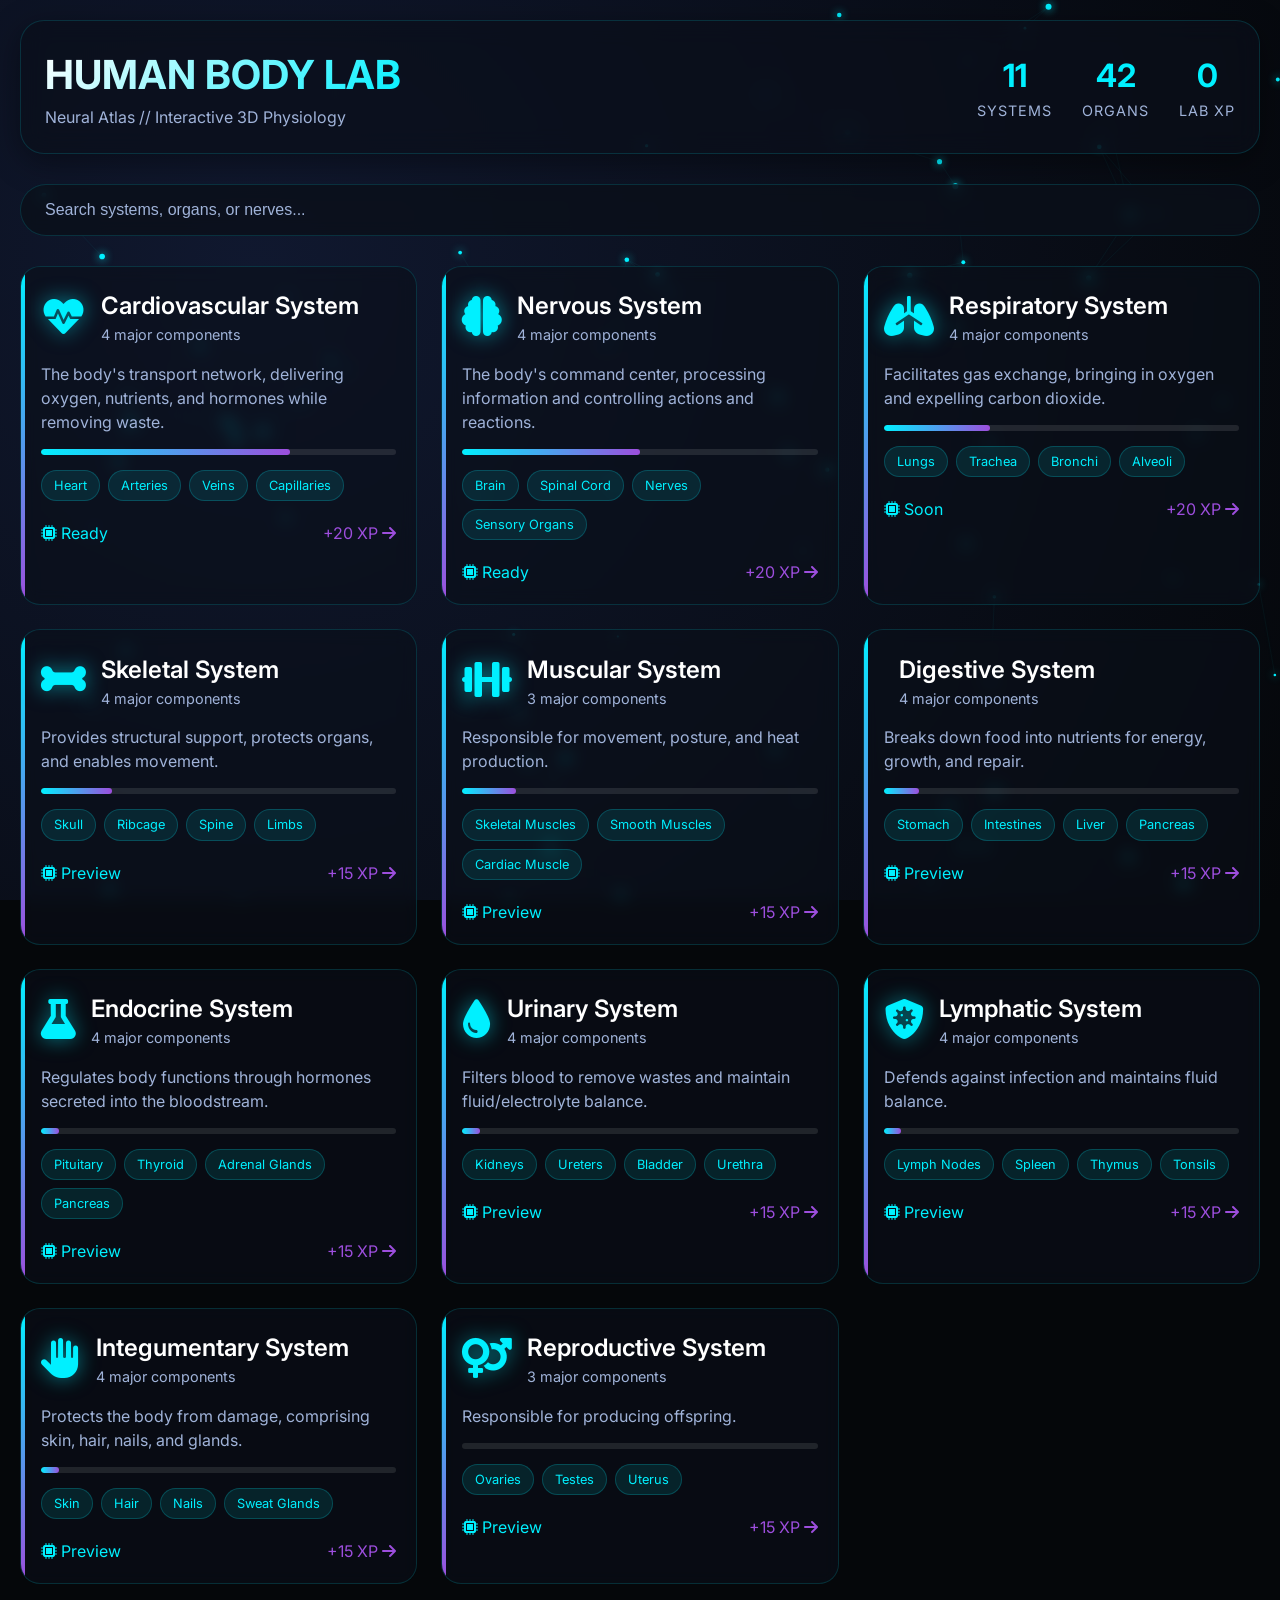
<file: index.html>
<!DOCTYPE html>
<html lang="en">
<head>
  <meta charset="UTF-8">
  <meta name="viewport" content="width=device-width, initial-scale=1.0">
  <title>Human Body Lab | Neural Atlas</title>
  <!-- Fonts & Icons -->
  <link rel="preconnect" href="https://fonts.googleapis.com">
  <link rel="preconnect" href="https://fonts.gstatic.com" crossorigin>
  <link href="https://fonts.googleapis.com/css2?family=Inter:wght@400;500;600;700&display=swap" rel="stylesheet">
  <link rel="stylesheet" href="https://cdnjs.cloudflare.com/ajax/libs/font-awesome/6.0.0-beta3/css/all.min.css">
  <style>
    /* ========== FUTURISTIC CORE STYLES ========== */
    :root {
      --bg-dark: #05070a;
      --bg-panel: #0a0f1a;
      --primary-cyan: #00f0ff;
      --primary-blue: #3f7ce5;
      --accent-pink: #ff007f;
      --accent-purple: #9d4edd;
      --text-primary: #ffffff;
      --text-secondary: #a0b3d9;
      --glass-border: rgba(0, 240, 255, 0.15);
      --glow: 0 0 20px rgba(0, 240, 255, 0.3);
    }

    * { margin: 0; padding: 0; box-sizing: border-box; }
    body {
      font-family: 'Inter', sans-serif;
      background: var(--bg-dark);
      color: var(--text-primary);
      line-height: 1.5;
      overflow-x: hidden;
    }

    /* Animated Background */
    #neural-bg {
      position: fixed; top: 0; left: 0; width: 100%; height: 100%;
      z-index: -1; background: radial-gradient(circle at 20% 30%, #10182f, #05070a);
    }

    /* Glassmorphism Panel */
    .glass-panel {
      background: rgba(10, 15, 26, 0.7);
      backdrop-filter: blur(12px);
      -webkit-backdrop-filter: blur(12px);
      border: 1px solid var(--glass-border);
      border-radius: 24px;
      box-shadow: 0 8px 32px rgba(0, 0, 0, 0.4);
      padding: 24px;
      transition: all 0.3s ease;
    }
    .glass-panel:hover { border-color: rgba(0, 240, 255, 0.4); box-shadow: var(--glow); }

    /* Layout */
    .container { max-width: 1440px; margin: 0 auto; padding: 20px; }
    .header { display: flex; justify-content: space-between; align-items: center; margin-bottom: 30px; }
    .logo h1 { font-size: 2.5rem; font-weight: 700; background: linear-gradient(135deg, #fff, var(--primary-cyan)); -webkit-background-clip: text; -webkit-text-fill-color: transparent; }
    .logo span { font-size: 1rem; color: var(--text-secondary); display: block; }
    .stats { display: flex; gap: 30px; }
    .stat-item { text-align: center; }
    .stat-value { font-size: 2rem; font-weight: 700; color: var(--primary-cyan); }
    .stat-label { font-size: 0.9rem; color: var(--text-secondary); text-transform: uppercase; letter-spacing: 1px; }

    /* System Grid */
    .systems-grid {
      display: grid;
      grid-template-columns: repeat(auto-fit, minmax(320px, 1fr));
      gap: 24px;
      margin-top: 30px;
    }

    .system-card {
      background: rgba(10, 15, 26, 0.6);
      backdrop-filter: blur(8px);
      -webkit-backdrop-filter: blur(8px);
      border: 1px solid var(--glass-border);
      border-radius: 20px;
      padding: 20px;
      cursor: pointer;
      transition: all 0.25s ease;
      position: relative;
      overflow: hidden;
    }
    .system-card:hover {
      transform: translateY(-5px);
      border-color: var(--primary-cyan);
      box-shadow: var(--glow);
      background: rgba(20, 30, 50, 0.8);
    }
    .system-card::before {
      content: ''; position: absolute; top: 0; left: 0; width: 4px; height: 100%;
      background: linear-gradient(to bottom, var(--primary-cyan), var(--accent-purple));
    }
    .card-header { display: flex; align-items: center; gap: 15px; margin-bottom: 15px; }
    .card-icon { font-size: 2.5rem; color: var(--primary-cyan); filter: drop-shadow(0 0 10px rgba(0, 240, 255, 0.5)); }
    .card-title { font-size: 1.5rem; font-weight: 600; }
    .card-subtitle { font-size: 0.9rem; color: var(--text-secondary); }
    .card-stats { display: flex; gap: 15px; margin: 15px 0; }
    .organ-preview { display: flex; flex-wrap: wrap; gap: 8px; margin-top: 15px; }
    .organ-tag { background: rgba(0, 240, 255, 0.1); border: 1px solid rgba(0, 240, 255, 0.2); border-radius: 20px; padding: 5px 12px; font-size: 0.8rem; color: var(--primary-cyan); }
    .progress-bar { height: 6px; background: rgba(255,255,255,0.1); border-radius: 3px; margin: 15px 0; overflow: hidden; }
    .progress-fill { height: 100%; width: 60%; background: linear-gradient(90deg, var(--primary-cyan), var(--accent-purple)); border-radius: 3px; }

    /* Search Bar */
    .search-container { margin: 20px 0; }
    .search-box {
      width: 100%; padding: 16px 24px;
      background: rgba(10, 15, 26, 0.8); backdrop-filter: blur(8px);
      border: 1px solid var(--glass-border); border-radius: 40px;
      color: white; font-size: 1rem;
    }
    .search-box::placeholder { color: var(--text-secondary); }
    .search-box:focus { outline: none; border-color: var(--primary-cyan); box-shadow: var(--glow); }

    /* Responsive */
    @media (max-width: 768px) {
      .header { flex-direction: column; align-items: start; gap: 15px; }
      .logo h1 { font-size: 2rem; }
    }

    /* Loading animation */
    .loading { text-align: center; padding: 50px; color: var(--primary-cyan); }
    .hidden { display: none; }
  </style>
</head>
<body>
  <canvas id="neural-bg"></canvas>

  <div class="container">
    <!-- Header -->
    <div class="header glass-panel">
      <div class="logo">
        <h1>HUMAN BODY LAB</h1>
        <span>Neural Atlas // Interactive 3D Physiology</span>
      </div>
      <div class="stats">
        <div class="stat-item">
          <div class="stat-value" id="total-systems">11</div>
          <div class="stat-label">Systems</div>
        </div>
        <div class="stat-item">
          <div class="stat-value" id="total-organs">78</div>
          <div class="stat-label">Organs</div>
        </div>
        <div class="stat-item">
          <div class="stat-value" id="xp-score">0</div>
          <div class="stat-label">Lab XP</div>
        </div>
      </div>
    </div>

    <!-- Search & Filter -->
    <div class="search-container">
      <input type="text" class="search-box" placeholder="Search systems, organs, or nerves..." id="search-input">
    </div>

    <!-- Systems Grid (loaded dynamically) -->
    <div id="systems-container" class="systems-grid">
      <div class="loading"><i class="fas fa-circle-notch fa-spin"></i> Loading Atlas...</div>
    </div>
  </div>

  <script>
    (function() {
      // Neural Background Animation
      const canvas = document.getElementById('neural-bg');
      const ctx = canvas.getContext('2d');
      let width, height;
      let particles = [];
      
      function resizeCanvas() {
        width = window.innerWidth;
        height = window.innerHeight;
        canvas.width = width;
        canvas.height = height;
      }
      
      function initParticles(count = 80) {
        particles = [];
        for (let i = 0; i < count; i++) {
          particles.push({
            x: Math.random() * width,
            y: Math.random() * height,
            vx: (Math.random() - 0.5) * 0.2,
            vy: (Math.random() - 0.5) * 0.2,
            size: Math.random() * 2 + 1
          });
        }
      }
      
      function drawParticles() {
        ctx.clearRect(0, 0, width, height);
        ctx.fillStyle = '#00f0ff';
        ctx.shadowColor = '#00f0ff';
        ctx.shadowBlur = 8;
        
        particles.forEach(p => {
          p.x += p.vx;
          p.y += p.vy;
          
          if (p.x < 0 || p.x > width) p.vx *= -1;
          if (p.y < 0 || p.y > height) p.vy *= -1;
          
          ctx.beginPath();
          ctx.arc(p.x, p.y, p.size, 0, Math.PI * 2);
          ctx.fill();
        });
        
        // Draw connections
        ctx.shadowBlur = 4;
        ctx.strokeStyle = 'rgba(0, 240, 255, 0.08)';
        ctx.lineWidth = 0.5;
        for (let i = 0; i < particles.length; i++) {
          for (let j = i + 1; j < particles.length; j++) {
            const dx = particles[i].x - particles[j].x;
            const dy = particles[i].y - particles[j].y;
            const dist = Math.sqrt(dx*dx + dy*dy);
            if (dist < 100) {
              ctx.beginPath();
              ctx.moveTo(particles[i].x, particles[i].y);
              ctx.lineTo(particles[j].x, particles[j].y);
              ctx.stroke();
            }
          }
        }
        requestAnimationFrame(drawParticles);
      }
      
      window.addEventListener('resize', () => {
        resizeCanvas();
        initParticles();
      });
      
      resizeCanvas();
      initParticles();
      drawParticles();

      // Data loading and rendering
      const container = document.getElementById('systems-container');
      const searchInput = document.getElementById('search-input');
      let systemsData = [];
      
      async function loadData() {
        try {
          const response = await fetch('data.json');
          systemsData = await response.json();
          renderSystems(systemsData);
          updateStats(systemsData);
        } catch (error) {
          console.error('Error loading data:', error);
          container.innerHTML = '<p style="color:red;">Failed to load atlas data. Ensure data.json exists.</p>';
        }
      }
      
      function updateStats(data) {
        document.getElementById('total-systems').textContent = data.length;
        const totalOrgans = data.reduce((sum, sys) => sum + (sys.organs ? sys.organs.length : 0), 0);
        document.getElementById('total-organs').textContent = totalOrgans;
        const xp = localStorage.getItem('labScore') || 0;
        document.getElementById('xp-score').textContent = xp;
      }
      
      function renderSystems(systems) {
        if (!systems.length) {
          container.innerHTML = '<p>No systems found.</p>';
          return;
        }
        
        let html = '';
        systems.forEach(system => {
          const organs = system.organs || [];
          const organTags = organs.slice(0, 4).map(o => `<span class="organ-tag">${o.name}</span>`).join('');
          const moreCount = organs.length > 4 ? ` +${organs.length - 4}` : '';
          
          html += `
            <div class="system-card" data-system-id="${system.id}" onclick="window.location.href='${system.pageUrl}'">
              <div class="card-header">
                <div class="card-icon"><i class="fas ${system.icon}"></i></div>
                <div>
                  <div class="card-title">${system.name}</div>
                  <div class="card-subtitle">${system.organs ? system.organs.length : 0} major components</div>
                </div>
              </div>
              <p style="color: var(--text-secondary); margin-bottom: 15px;">${system.shortDesc}</p>
              <div class="progress-bar">
                <div class="progress-fill" style="width: ${system.completion || 0}%"></div>
              </div>
              <div class="organ-preview">
                ${organTags} ${moreCount ? `<span class="organ-tag">${moreCount}</span>` : ''}
              </div>
              <div style="display: flex; justify-content: space-between; margin-top: 20px;">
                <span style="color: var(--primary-cyan);"><i class="fas fa-microchip"></i> ${system.status}</span>
                <span style="color: var(--accent-purple);">+${system.xp} XP <i class="fas fa-arrow-right"></i></span>
              </div>
            </div>
          `;
        });
        container.innerHTML = html;
      }
      
      // Search functionality
      searchInput.addEventListener('input', (e) => {
        const term = e.target.value.toLowerCase();
        const filtered = systemsData.filter(sys => 
          sys.name.toLowerCase().includes(term) ||
          (sys.organs && sys.organs.some(o => o.name.toLowerCase().includes(term)))
        );
        renderSystems(filtered);
      });
      
      // Load XP from localStorage
      function initXP() {
        if (!localStorage.getItem('labScore')) {
          localStorage.setItem('labScore', '0');
        }
        document.getElementById('xp-score').textContent = localStorage.getItem('labScore');
      }
      
      initXP();
      loadData();
    })();
  </script>
</body>
</html>
</file>
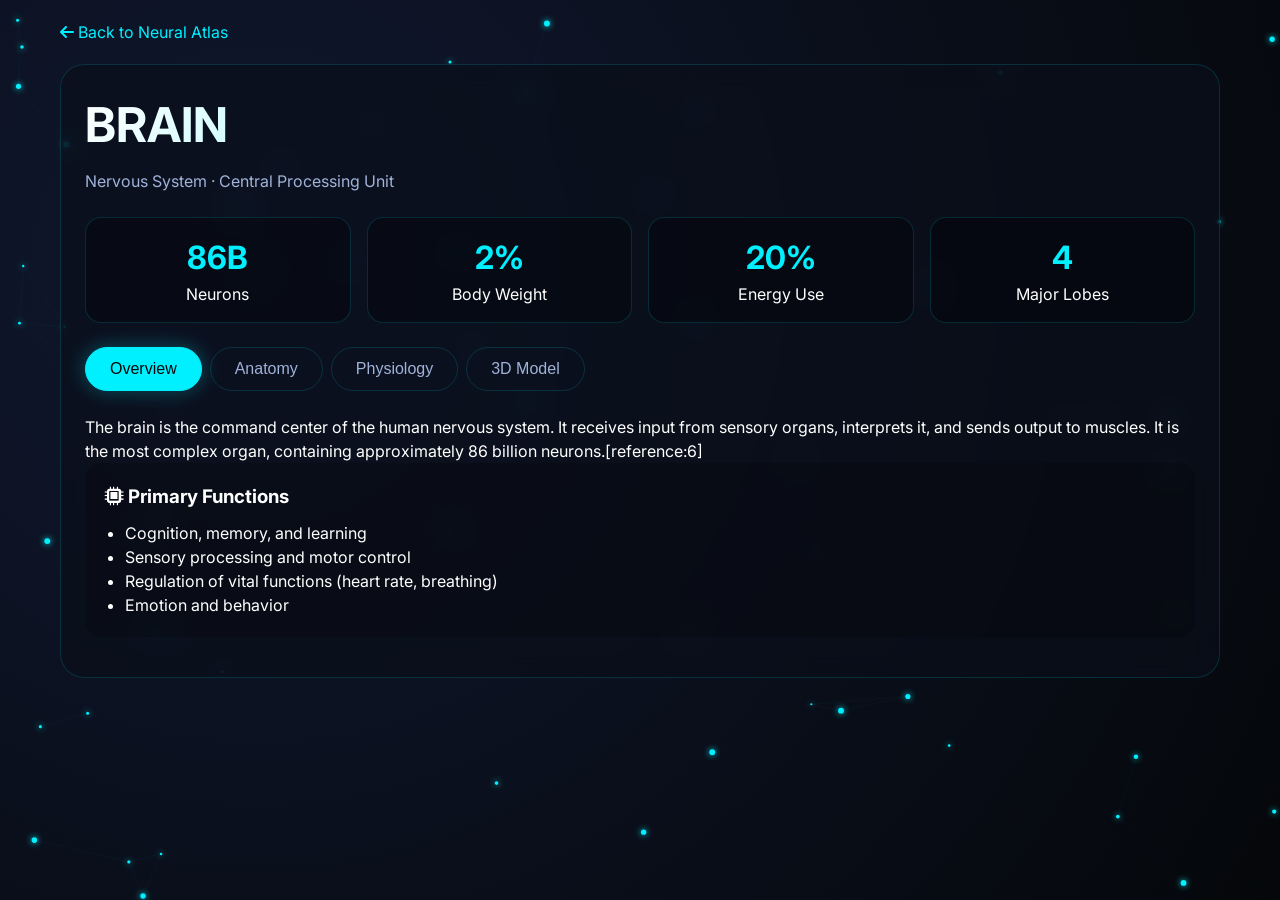
<file: brain.html>
<!DOCTYPE html>
<html lang="en">
<head>
  <meta charset="UTF-8">
  <meta name="viewport" content="width=device-width, initial-scale=1.0">
  <title>Brain | Human Body Lab</title>
  <link rel="preconnect" href="https://fonts.googleapis.com">
  <link rel="preconnect" href="https://fonts.gstatic.com" crossorigin>
  <link href="https://fonts.googleapis.com/css2?family=Inter:wght@400;500;600;700&display=swap" rel="stylesheet">
  <link rel="stylesheet" href="https://cdnjs.cloudflare.com/ajax/libs/font-awesome/6.0.0-beta3/css/all.min.css">
  <style>
    :root {
      --bg-dark: #05070a; --bg-panel: #0a0f1a; --primary-cyan: #00f0ff; --primary-blue: #3f7ce5;
      --accent-pink: #ff007f; --accent-purple: #9d4edd; --text-primary: #ffffff; --text-secondary: #a0b3d9;
      --glass-border: rgba(0, 240, 255, 0.15); --glow: 0 0 20px rgba(0, 240, 255, 0.3);
    }
    * { margin: 0; padding: 0; box-sizing: border-box; }
    body { font-family: 'Inter', sans-serif; background: var(--bg-dark); color: var(--text-primary); line-height: 1.5; }
    #neural-bg { position: fixed; top: 0; left: 0; width: 100%; height: 100%; z-index: -1; background: radial-gradient(circle at 20% 30%, #10182f, #05070a); }
    .container { max-width: 1200px; margin: 0 auto; padding: 20px; }
    .glass-panel { background: rgba(10, 15, 26, 0.7); backdrop-filter: blur(12px); border: 1px solid var(--glass-border); border-radius: 24px; padding: 24px; margin-bottom: 24px; }
    .back-link { display: inline-block; margin-bottom: 20px; color: var(--primary-cyan); text-decoration: none; }
    h1 { font-size: 3rem; font-weight: 700; background: linear-gradient(135deg, #fff, var(--primary-cyan)); -webkit-background-clip: text; -webkit-text-fill-color: transparent; margin-bottom: 8px; }
    .subtitle { color: var(--text-secondary); margin-bottom: 24px; }
    .stats-grid { display: grid; grid-template-columns: repeat(4, 1fr); gap: 16px; margin-bottom: 24px; }
    .stat-card { background: rgba(0,0,0,0.3); border-radius: 16px; padding: 16px; text-align: center; border: 1px solid var(--glass-border); }
    .stat-value { font-size: 2rem; font-weight: 700; color: var(--primary-cyan); }
    .tabs { display: flex; gap: 8px; margin-bottom: 24px; flex-wrap: wrap; }
    .tab-btn { background: transparent; border: 1px solid var(--glass-border); color: var(--text-secondary); padding: 12px 24px; border-radius: 40px; cursor: pointer; font-size: 1rem; font-weight: 500; transition: all 0.2s; }
    .tab-btn.active { background: var(--primary-cyan); color: var(--bg-dark); border-color: var(--primary-cyan); box-shadow: var(--glow); }
    .tab-content { display: none; }
    .tab-content.active { display: block; }
    .function-card { background: rgba(0,0,0,0.2); border-radius: 16px; padding: 20px; margin-bottom: 16px; }
    .highlight { color: var(--primary-cyan); font-weight: 600; }
    .btn { background: linear-gradient(135deg, var(--primary-cyan), var(--primary-blue)); border: none; color: var(--bg-dark); font-weight: 600; padding: 14px 28px; border-radius: 40px; cursor: pointer; }
  </style>
</head>
<body>
  <canvas id="neural-bg"></canvas>
  <div class="container">
    <a href="index.html" class="back-link"><i class="fas fa-arrow-left"></i> Back to Neural Atlas</a>
    
    <div class="glass-panel">
      <h1>BRAIN</h1>
      <div class="subtitle">Nervous System · Central Processing Unit</div>
      
      <div class="stats-grid">
        <div class="stat-card"><div class="stat-value">86B</div><div>Neurons</div></div>
        <div class="stat-card"><div class="stat-value">2%</div><div>Body Weight</div></div>
        <div class="stat-card"><div class="stat-value">20%</div><div>Energy Use</div></div>
        <div class="stat-card"><div class="stat-value">4</div><div>Major Lobes</div></div>
      </div>
      
      <div class="tabs">
        <button class="tab-btn active" data-tab="overview">Overview</button>
        <button class="tab-btn" data-tab="anatomy">Anatomy</button>
        <button class="tab-btn" data-tab="physiology">Physiology</button>
        <button class="tab-btn" data-tab="3d">3D Model</button>
      </div>
      
      <div id="overview" class="tab-content active">
        <p>The brain is the command center of the human nervous system. It receives input from sensory organs, interprets it, and sends output to muscles. It is the most complex organ, containing approximately 86 billion neurons.[reference:6]</p>
        <div class="function-card">
          <h3><i class="fas fa-microchip"></i> Primary Functions</h3>
          <ul style="margin-left: 20px; margin-top: 10px;">
            <li>Cognition, memory, and learning</li>
            <li>Sensory processing and motor control</li>
            <li>Regulation of vital functions (heart rate, breathing)</li>
            <li>Emotion and behavior</li>
          </ul>
        </div>
      </div>
      
      <div id="anatomy" class="tab-content">
        <h3>Major Lobes of the Cerebrum</h3>
        <ul style="list-style: none;">
          <li><i class="fas fa-brain" style="color: var(--primary-cyan);"></i> <strong>Frontal Lobe</strong> – Executive functions, planning, personality.[reference:7]</li>
          <li><i class="fas fa-brain"></i> <strong>Parietal Lobe</strong> – Sensory integration, spatial awareness.[reference:8]</li>
          <li><i class="fas fa-brain"></i> <strong>Temporal Lobe</strong> – Auditory processing, memory, emotion.</li>
          <li><i class="fas fa-brain"></i> <strong>Occipital Lobe</strong> – Visual processing.</li>
        </ul>
        <h3 style="margin-top: 24px;">Key Structures</h3>
        <ul style="list-style: none;">
          <li><i class="fas fa-dot-circle"></i> <strong>Cerebellum</strong> – Balance, coordination, fine motor control.</li>
          <li><i class="fas fa-dot-circle"></i> <strong>Brainstem</strong> – Connects brain to spinal cord; controls breathing, heart rate.</li>
          <li><i class="fas fa-dot-circle"></i> <strong>Limbic System</strong> – Emotion, memory (includes hippocampus, amygdala).</li>
        </ul>
      </div>
      
      <div id="physiology" class="tab-content">
        <div class="function-card">
          <h3>Neural Communication</h3>
          <p>Neurons communicate via electrical and chemical signals. Action potentials travel down axons, triggering neurotransmitter release at synapses.</p>
        </div>
        <div class="function-card">
          <h3>Protection & Support</h3>
          <p>The brain is protected by the skull, meninges (dura mater, arachnoid mater, pia mater), and cerebrospinal fluid (CSF). The blood-brain barrier regulates substance entry.</p>
        </div>
      </div>
      
      <div id="3d" class="tab-content">
        <div class="model-placeholder" style="background: #0a0f1a; border-radius: 20px; padding: 40px; text-align: center; border: 1px dashed var(--glass-border);">
          <i class="fas fa-cube" style="font-size: 4rem; color: var(--primary-cyan);"></i>
          <h3>3D Brain Model</h3>
          <p>Interactive model coming soon. Embed your Sketchfab or Three.js viewer here.</p>
          <button class="btn" onclick="markComplete()">Mark Complete (+20 XP)</button>
        </div>
      </div>
    </div>
  </div>
  
  <script>
    // Neural BG (same as before)
    (function(){const c=document.getElementById('neural-bg'),x=c.getContext('2d');let w,h,p=[];function r(){w=window.innerWidth;h=window.innerHeight;c.width=w;c.height=h;}function i(n=60){p=[];for(let j=0;j<n;j++)p.push({x:Math.random()*w,y:Math.random()*h,vx:(Math.random()-0.5)*0.15,vy:(Math.random()-0.5)*0.15,s:Math.random()*2+1});}function d(){x.clearRect(0,0,w,h);x.fillStyle='#00f0ff';x.shadowColor='#00f0ff';x.shadowBlur=6;p.forEach(o=>{o.x+=o.vx;o.y+=o.vy;if(o.x<0||o.x>w)o.vx*=-1;if(o.y<0||o.y>h)o.vy*=-1;x.beginPath();x.arc(o.x,o.y,o.s,0,Math.PI*2);x.fill();});x.shadowBlur=2;x.strokeStyle='rgba(0,240,255,0.05)';x.lineWidth=0.5;for(let a=0;a<p.length;a++)for(let b=a+1;b<p.length;b++){const dx=p[a].x-p[b].x,dy=p[a].y-p[b].y;if(Math.sqrt(dx*dx+dy*dy)<100){x.beginPath();x.moveTo(p[a].x,p[a].y);x.lineTo(p[b].x,p[b].y);x.stroke();}}requestAnimationFrame(d);}window.addEventListener('resize',()=>{r();i();});r();i();d();})();
    // Tabs
    document.querySelectorAll('.tab-btn').forEach(b=>b.addEventListener('click',()=>{document.querySelectorAll('.tab-btn').forEach(btn=>btn.classList.remove('active'));document.querySelectorAll('.tab-content').forEach(c=>c.classList.remove('active'));b.classList.add('active');document.getElementById(b.dataset.tab).classList.add('active');}));
    function markComplete(){let xp=parseInt(localStorage.getItem('labScore')||'0');xp+=20;localStorage.setItem('labScore',xp);alert('+20 XP!');window.location.href='index.html';}
  </script>
</body>
</html>
</file>
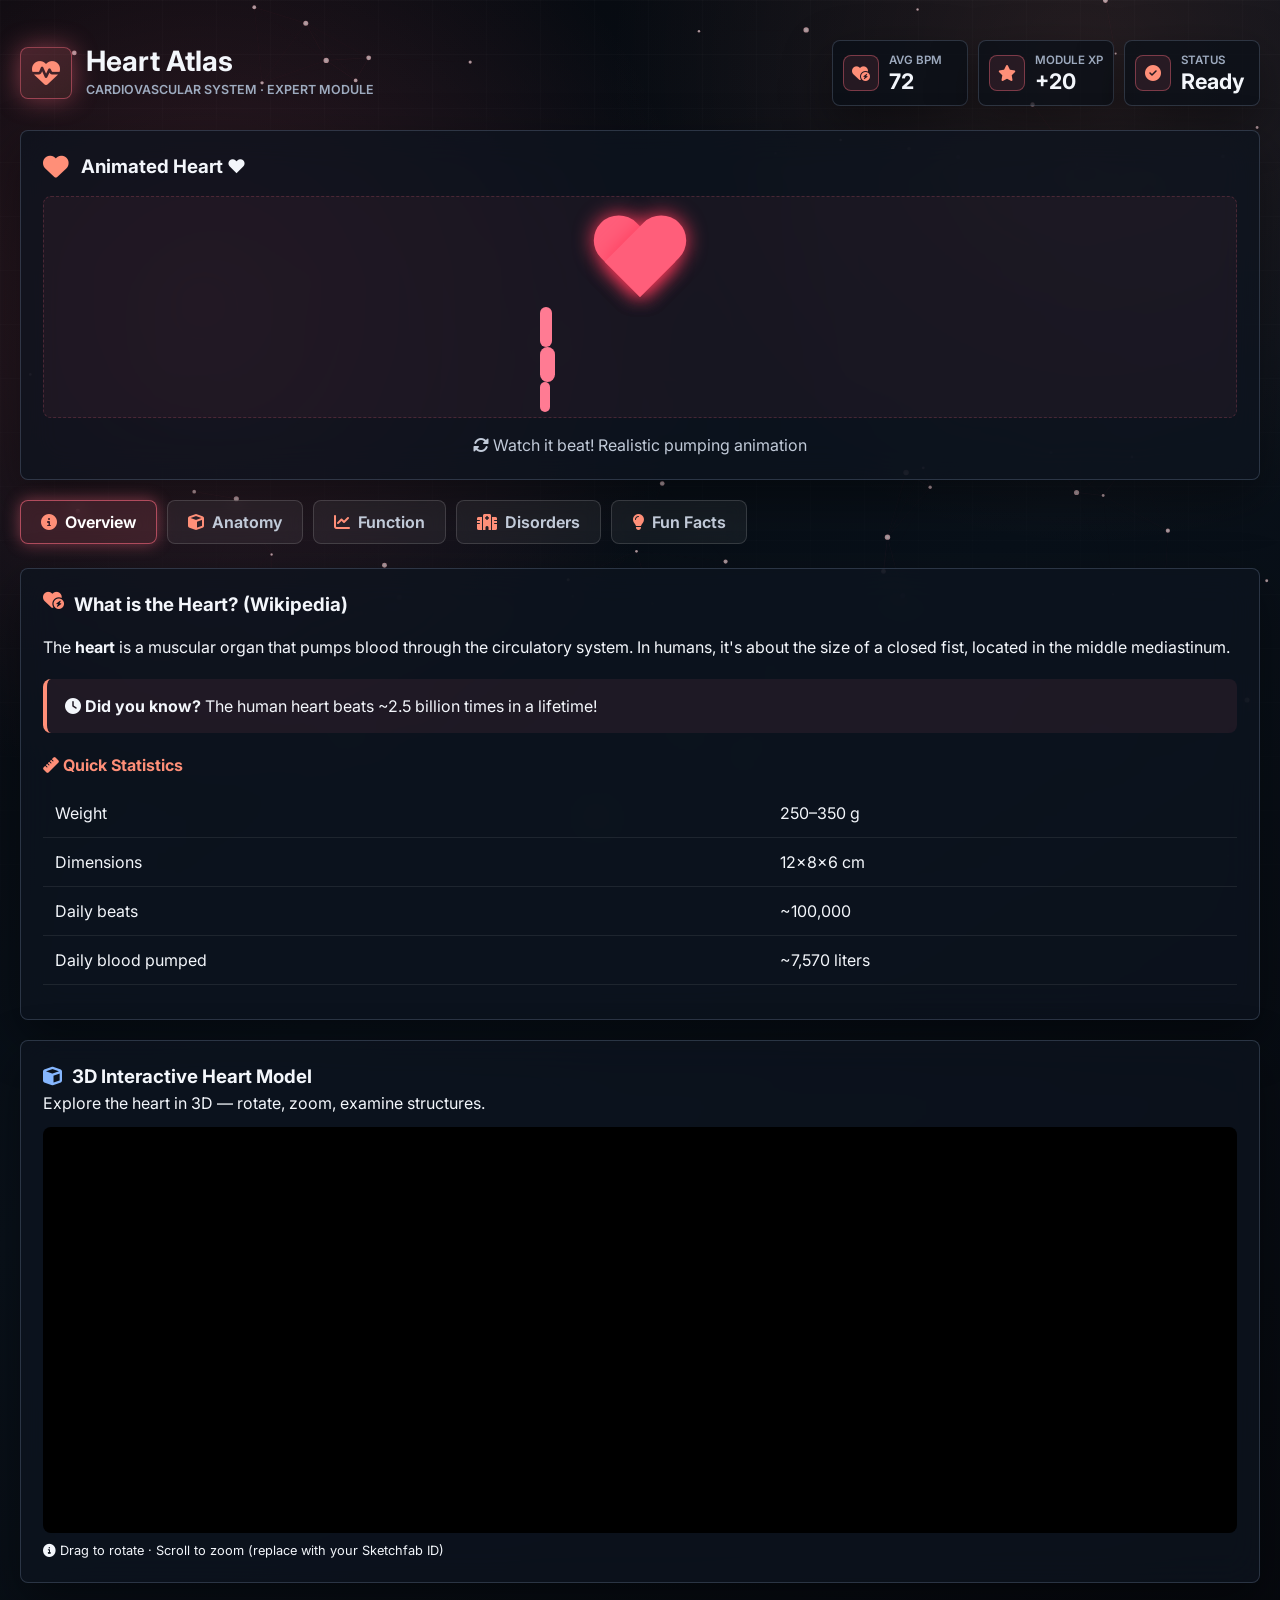
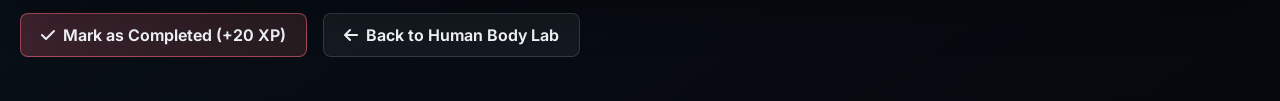
<file: heart.html>
<!DOCTYPE html>
<html lang="en">
<head>
  <meta charset="UTF-8">
  <meta name="viewport" content="width=device-width, initial-scale=1.0, viewport-fit=cover">
  <title>Heart · Human Body Lab</title>
  <link rel="preconnect" href="https://fonts.googleapis.com">
  <link rel="preconnect" href="https://fonts.gstatic.com" crossorigin>
  <link href="https://fonts.googleapis.com/css2?family=Inter:opsz,wght@14..32,400;14..32,500;14..32,600;14..32,700&display=swap" rel="stylesheet">
  <link rel="stylesheet" href="https://cdnjs.cloudflare.com/ajax/libs/font-awesome/6.5.1/css/all.min.css">
  <style>
    /* ---------- GLOBAL (same as index) ---------- */
    :root {
      color-scheme: dark;
      --bg: #06080d;
      --panel: rgba(13, 20, 30, 0.78);
      --panel-strong: rgba(18, 27, 38, 0.92);
      --line: rgba(190, 216, 255, 0.18);
      --line-hot: rgba(125, 231, 215, 0.55);
      --text: #f3f6fb;
      --muted: #9eabbf;
      --muted-strong: #c1cad8;
      --blue: #86b7ff;
      --teal: #7de7d7;
      --coral: #ff8f78;
      --amber: #ffd76a;
      --green: #9be37d;
      --shadow: 0 18px 50px rgba(0, 0, 0, 0.42);
      --radius: 8px;
      --heart-glow: rgba(255, 107, 129, 0.45);
    }

    * { box-sizing: border-box; margin: 0; padding: 0; }
    html { scroll-behavior: smooth; }

    body {
      min-height: 100vh;
      overflow-x: hidden;
      background:
        radial-gradient(circle at 16% 18%, rgba(255, 107, 129, 0.18), transparent 31rem),
        radial-gradient(circle at 85% 4%, rgba(255, 143, 120, 0.12), transparent 30rem),
        linear-gradient(145deg, #06080d 0%, #09111a 48%, #06080d 100%);
      color: var(--text);
      font-family: Inter, "Segoe UI", system-ui, sans-serif;
      line-height: 1.5;
      -webkit-font-smoothing: antialiased;
    }

    button, input, a { font: inherit; color: inherit; text-decoration: none; }

    .neural-bg, #particles {
      position: fixed; inset: 0; pointer-events: none; z-index: -2;
    }
    .neural-bg {
      background: linear-gradient(rgba(255,255,255,0.018) 1px, transparent 1px),
                  linear-gradient(90deg, rgba(255,255,255,0.016) 1px, transparent 1px);
      background-size: 54px 54px;
      mask-image: linear-gradient(to bottom, rgba(0,0,0,0.95), rgba(0,0,0,0.4));
    }
    #particles { opacity: 0.65; }

    .app-shell {
      width: min(1440px, calc(100% - 40px));
      margin: 0 auto;
      padding: 22px 0 44px;
    }

    /* ---------- HEADER (same structure) ---------- */
    .expert-header {
      display: grid;
      grid-template-columns: minmax(260px, 1fr) auto;
      align-items: center;
      gap: 20px;
      padding: 18px 0 24px;
    }
    .logo-area {
      display: flex;
      align-items: center;
      gap: 14px;
    }
    .brain-icon {
      display: grid;
      width: 52px; height: 52px;
      place-items: center;
      border: 1px solid rgba(255, 107, 129, 0.45);
      border-radius: var(--radius);
      background: linear-gradient(145deg, rgba(255, 107, 129, 0.22), rgba(255, 143, 120, 0.12));
      color: var(--coral);
      font-size: 1.75rem;
      box-shadow: 0 0 26px var(--heart-glow);
    }
    .logo-text h1 {
      color: var(--text);
      font-size: 1.75rem;
      font-weight: 700;
      line-height: 1.08;
    }
    .logo-text .badge {
      margin-top: 5px;
      color: var(--muted);
      font-size: 0.78rem;
      font-weight: 600;
      text-transform: uppercase;
    }

    .stats-module {
      display: grid;
      grid-template-columns: repeat(3, minmax(116px, 1fr));
      gap: 10px;
      width: min(520px, 100%);
    }
    .stat-item {
      display: grid;
      grid-template-columns: 36px 1fr;
      align-items: center;
      gap: 10px;
      min-height: 66px;
      padding: 10px;
      border: 1px solid var(--line);
      border-radius: var(--radius);
      background: rgba(10, 16, 24, 0.74);
      box-shadow: var(--shadow);
    }
    .stat-icon {
      display: grid;
      width: 36px; height: 36px;
      place-items: center;
      border: 1px solid rgba(255, 107, 129, 0.4);
      border-radius: var(--radius);
      background: rgba(255, 107, 129, 0.1);
      color: var(--coral);
    }
    .stat-info .label {
      color: var(--muted);
      font-size: 0.72rem;
      font-weight: 600;
      text-transform: uppercase;
    }
    .stat-info .value {
      color: var(--text);
      font-size: 1.34rem;
      font-weight: 700;
      line-height: 1.15;
    }

    /* ---------- CARDS & PANELS (glass) ---------- */
    .card, .expert-card, .tab-card {
      border: 1px solid var(--line);
      border-radius: var(--radius);
      background: var(--panel);
      box-shadow: var(--shadow);
      backdrop-filter: blur(18px) saturate(140%);
      padding: 22px;
      margin-bottom: 20px;
    }

    /* ---------- TABS (style like filter buttons) ---------- */
    .tab-container {
      display: flex;
      gap: 10px;
      margin-bottom: 24px;
      flex-wrap: wrap;
    }
    .tab-btn {
      display: inline-flex;
      align-items: center;
      gap: 8px;
      min-height: 44px;
      padding: 0 20px;
      border: 1px solid rgba(255,255,255,0.14);
      border-radius: var(--radius);
      background: rgba(255,255,255,0.055);
      color: var(--muted-strong);
      font-weight: 650;
      cursor: pointer;
      transition: all 150ms ease;
      backdrop-filter: blur(8px);
    }
    .tab-btn i { color: var(--coral); }
    .tab-btn.active {
      border-color: rgba(255, 107, 129, 0.6);
      background: rgba(255, 107, 129, 0.15);
      color: white;
      box-shadow: 0 0 16px var(--heart-glow);
    }
    .tab-btn:hover {
      border-color: rgba(255, 107, 129, 0.5);
      background: rgba(255, 107, 129, 0.08);
    }

    .tab-content { display: none; }
    .tab-content.active { display: block; }

    /* ---------- CARTOON HEART (restyled) ---------- */
    .cartoon-heart-container {
      display: flex;
      justify-content: center;
      padding: 20px;
      background: rgba(255, 107, 129, 0.05);
      border-radius: var(--radius);
      margin: 15px 0;
      border: 1px dashed rgba(255, 107, 129, 0.2);
    }
    .cartoon-heart {
      position: relative;
      width: 200px; height: 180px;
      animation: heartbeat 1.5s ease-in-out infinite;
    }
    .heart-shape:before,
    .heart-shape:after {
      background: #ff5e7a;
      box-shadow: 0 5px 20px rgba(255, 71, 87, 0.5);
    }
    .blood-vessel { background: #ff7b93; }
    .blood-cell { background: #ff3b5c; }

    /* ---------- FUN FACT GRID ---------- */
    .fun-fact-grid {
      display: grid;
      grid-template-columns: repeat(auto-fit, minmax(180px, 1fr));
      gap: 14px;
      margin-top: 20px;
    }
    .fact-card {
      background: rgba(255, 107, 129, 0.08);
      border: 1px solid rgba(255, 107, 129, 0.25);
      border-radius: var(--radius);
      padding: 18px;
      text-align: center;
      transition: transform 0.2s, background 0.2s;
    }
    .fact-card:hover {
      transform: translateY(-4px);
      background: rgba(255, 107, 129, 0.15);
      border-color: var(--line-hot);
    }
    .fact-emoji { font-size: 2.2rem; margin-bottom: 8px; }

    /* ---------- INFO BOX, TABLE, LIST ---------- */
    .info-box {
      background: rgba(255, 107, 129, 0.08);
      border-left: 4px solid var(--coral);
      padding: 15px 18px;
      border-radius: var(--radius);
      margin: 20px 0;
    }
    .comparison-table {
      width: 100%;
      border-collapse: collapse;
      margin: 12px 0;
    }
    .comparison-table td {
      padding: 12px;
      border-bottom: 1px solid rgba(255,255,255,0.08);
    }
    .disease-list {
      list-style: none;
    }
    .disease-list li {
      padding: 14px;
      margin: 8px 0;
      background: rgba(255,255,255,0.03);
      border-radius: var(--radius);
      border: 1px solid rgba(255,107,129,0.15);
    }
    .disease-list strong {
      color: var(--coral);
      display: block;
      margin-bottom: 6px;
    }

    /* ---------- BUTTONS (same as index) ---------- */
    .control-button, .pill-link {
      display: inline-flex;
      align-items: center;
      justify-content: center;
      gap: 8px;
      min-height: 44px;
      padding: 0 20px;
      border: 1px solid rgba(255,255,255,0.14);
      border-radius: var(--radius);
      background: rgba(255,255,255,0.055);
      color: var(--text);
      font-weight: 650;
      cursor: pointer;
      transition: all 150ms ease;
    }
    .control-button.primary, .pill-link.primary {
      border-color: rgba(255, 107, 129, 0.55);
      background: linear-gradient(135deg, rgba(255,107,129,0.22), rgba(255,143,120,0.12));
    }
    .control-button:hover, .pill-link:hover {
      transform: translateY(-2px);
      border-color: rgba(255,107,129,0.7);
      background: rgba(255,107,129,0.15);
    }
    .action-bar {
      display: flex;
      flex-wrap: wrap;
      gap: 16px;
      margin-top: 30px;
    }

    /* ---------- RESPONSIVE ---------- */
    @media (max-width: 920px) {
      .expert-header { grid-template-columns: 1fr; }
      .stats-module { width: 100%; }
    }
    @media (max-width: 640px) {
      .app-shell { width: min(100% - 24px, 1440px); }
      .stats-module { grid-template-columns: 1fr; }
      .tab-btn { flex: 1 0 calc(50% - 10px); }
    }

    /* animations */
    @keyframes heartbeat {
      0%, 100% { transform: scale(1); }
      30% { transform: scale(1.1); }
      60% { transform: scale(0.95); }
    }
    @keyframes pulse {
      0%,100% { opacity: 1; transform: scaleY(1); }
      50% { opacity: 0.5; transform: scaleY(1.15); }
    }
    @keyframes flowBlood {
      0% { transform: translate(0,0); opacity:1; }
      50% { transform: translate(25px,-15px); opacity:0.5; }
      100% { transform: translate(0,0); opacity:1; }
    }
    .blood-vessel { animation: pulse 2s infinite; }
    .blood-cell { animation: flowBlood 3.5s infinite; }
  </style>
</head>
<body>
  <canvas id="particles" aria-hidden="true"></canvas>
  <div class="neural-bg" aria-hidden="true"></div>

  <div class="app-shell">
    <!-- HEADER (similar to index, heart themed) -->
    <header class="expert-header">
      <div class="logo-area">
        <div class="brain-icon"><i class="fa-solid fa-heart-pulse"></i></div>
        <div class="logo-text">
          <h1>Heart Atlas</h1>
          <div class="badge">Cardiovascular System · Expert Module</div>
        </div>
      </div>

      <section class="stats-module" aria-label="Heart stats">
        <div class="stat-item">
          <div class="stat-icon"><i class="fa-solid fa-heart-circle-bolt"></i></div>
          <div class="stat-info">
            <div class="label">Avg BPM</div>
            <div class="value">72</div>
          </div>
        </div>
        <div class="stat-item">
          <div class="stat-icon"><i class="fa-solid fa-star"></i></div>
          <div class="stat-info">
            <div class="label">Module XP</div>
            <div class="value">+20</div>
          </div>
        </div>
        <div class="stat-item">
          <div class="stat-icon"><i class="fa-solid fa-circle-check"></i></div>
          <div class="stat-info">
            <div class="label">Status</div>
            <div class="value" id="heartStatusDisplay">Ready</div>
          </div>
        </div>
      </section>
    </header>

    <!-- MAIN CONTENT -->
    <main>
      <!-- Animated Heart Card -->
      <div class="card">
        <div style="display: flex; align-items: center; gap: 12px; margin-bottom: 8px;">
          <i class="fa-solid fa-heart" style="color: var(--coral); font-size: 1.6rem;"></i>
          <h3 style="font-weight: 700;">Animated Heart ❤️</h3>
        </div>
        <div class="cartoon-heart-container">
          <div class="cartoon-heart">
            <div class="heart-shape" style="position:relative; width:100px; height:90px; margin:0 auto;">
              <style>
                .heart-shape:before, .heart-shape:after {
                  position: absolute; content: ""; left: 50px; top: 0; width: 50px; height: 80px;
                  background: #ff5e7a; border-radius: 50px 50px 0 0; transform: rotate(-45deg);
                  transform-origin: 0 100%; box-shadow: 0 0 20px #ff3b5c;
                }
                .heart-shape:after { left: 0; transform: rotate(45deg); transform-origin: 100% 100%; }
              </style>
            </div>
            <div class="blood-vessel" style="width:12px; height:40px; top:-30px; left:44px; border-radius:10px;"></div>
            <div class="blood-vessel" style="width:15px; height:35px; top:10px; right:-20px; border-radius:10px;"></div>
            <div class="blood-vessel" style="width:10px; height:30px; bottom:-20px; left:45px; border-radius:10px;"></div>
            <div class="blood-cell" style="top:20px; left:10px;"></div>
            <div class="blood-cell" style="top:50px; left:20px;"></div>
            <div class="blood-cell" style="top:30px; right:15px;"></div>
            <div class="blood-cell" style="bottom:20px; left:30px;"></div>
          </div>
        </div>
        <p style="text-align: center; color: var(--muted-strong);"><i class="fa-solid fa-rotate fa-spin"></i> Watch it beat! Realistic pumping animation</p>
      </div>

      <!-- TABS -->
      <div class="tab-container">
        <button class="tab-btn active" data-tab="overview"><i class="fa-solid fa-info-circle"></i>Overview</button>
        <button class="tab-btn" data-tab="anatomy"><i class="fa-solid fa-cube"></i>Anatomy</button>
        <button class="tab-btn" data-tab="function"><i class="fa-solid fa-chart-line"></i>Function</button>
        <button class="tab-btn" data-tab="diseases"><i class="fa-solid fa-hospital"></i>Disorders</button>
        <button class="tab-btn" data-tab="facts"><i class="fa-solid fa-lightbulb"></i>Fun Facts</button>
      </div>

      <!-- OVERVIEW TAB -->
      <div id="overview" class="tab-content active">
        <div class="card">
          <h3 style="display: flex; gap: 10px; margin-bottom: 16px;"><i class="fa-solid fa-heart-circle-bolt" style="color:var(--coral);"></i> What is the Heart? (Wikipedia)</h3>
          <p>The <strong>heart</strong> is a muscular organ that pumps blood through the circulatory system. In humans, it's about the size of a closed fist, located in the middle mediastinum.</p>
          <div class="info-box">
            <i class="fa-solid fa-clock"></i> <strong>Did you know?</strong> The human heart beats ~2.5 billion times in a lifetime!
          </div>
          <h4 style="margin: 20px 0 10px; color: var(--coral);"><i class="fa-solid fa-ruler"></i> Quick Statistics</h4>
          <table class="comparison-table">
            <tr><td>Weight</td><td>250–350 g</td></tr>
            <tr><td>Dimensions</td><td>12×8×6 cm</td></tr>
            <tr><td>Daily beats</td><td>~100,000</td></tr>
            <tr><td>Daily blood pumped</td><td>~7,570 liters</td></tr>
          </table>
        </div>
      </div>

      <!-- ANATOMY TAB -->
      <div id="anatomy" class="tab-content">
        <div class="card">
          <h3><i class="fa-solid fa-cubes" style="color:var(--coral); margin-right:10px;"></i>Heart Anatomy</h3>
          <h4 style="color:var(--coral); margin:15px 0;">Four Chambers</h4>
          <ul style="padding-left:20px;">
            <li><strong>Right Atrium</strong> – receives deoxygenated blood</li>
            <li><strong>Right Ventricle</strong> – pumps to lungs</li>
            <li><strong>Left Atrium</strong> – receives oxygenated blood</li>
            <li><strong>Left Ventricle</strong> – pumps to body (thickest wall)</li>
          </ul>
          <h4 style="color:var(--coral); margin:20px 0;">Valves</h4>
          <ul><li>Tricuspid, Pulmonary, Mitral, Aortic</li></ul>
          <h4 style="color:var(--coral);">Layers</h4>
          <ul><li>Endocardium, Myocardium, Epicardium, Pericardium</li></ul>
        </div>
        <div class="card">
          <h3><i class="fa-solid fa-route"></i> Blood Flow Path</h3>
          <div style="background:rgba(255,107,129,0.1); padding:18px; border-radius:var(--radius); text-align:center;">
            Body → Right Atrium → Right Ventricle → Lungs → Left Atrium → Left Ventricle → Body
          </div>
        </div>
      </div>

      <!-- FUNCTION TAB -->
      <div id="function" class="tab-content">
        <div class="card">
          <h3><i class="fa-solid fa-chart-line" style="color:var(--coral);"></i> Cardiac Cycle & Conduction</h3>
          <p><strong>Systole</strong> (contraction) / <strong>Diastole</strong> (relaxation)</p>
          <h4 style="color:var(--coral); margin-top:15px;">Electrical System</h4>
          <ul><li>SA node (pacemaker) → AV node → Bundle of His → Purkinje fibers</li></ul>
          <div class="info-box"><i class="fa-solid fa-bolt"></i> ECG: P wave, QRS complex, T wave</div>
          <p><strong>Cardiac Output = HR × SV</strong> (~5 L/min resting)</p>
        </div>
      </div>

      <!-- DISORDERS TAB -->
      <div id="diseases" class="tab-content">
        <div class="card">
          <h3><i class="fa-solid fa-hospital" style="color:var(--coral);"></i> Common Disorders</h3>
          <ul class="disease-list">
            <li><strong>Coronary Artery Disease</strong> – plaque buildup</li>
            <li><strong>Arrhythmia</strong> – irregular heartbeat</li>
            <li><strong>Heart Failure</strong> – reduced pumping</li>
            <li><strong>Valvular disease</strong> – stenosis/regurgitation</li>
            <li><strong>Myocardial Infarction</strong> – heart attack</li>
          </ul>
          <div class="info-box"><i class="fa-solid fa-shield-heart"></i> Prevention: exercise, healthy diet, no smoking.</div>
        </div>
      </div>

      <!-- FUN FACTS TAB -->
      <div id="facts" class="tab-content">
        <div class="card">
          <h3><i class="fa-solid fa-lightbulb" style="color:var(--amber);"></i> Amazing Heart Facts</h3>
          <div class="fun-fact-grid">
            <div class="fact-card"><div class="fact-emoji">🫀</div><p>Starts beating at 4 weeks gestation</p></div>
            <div class="fact-card"><div class="fact-emoji">🐳</div><p>Blue whale heart ~400 kg</p></div>
            <div class="fact-card"><div class="fact-emoji">😂</div><p>Laughing boosts blood flow 20%</p></div>
            <div class="fact-card"><div class="fact-emoji">⚡</div><p>Heart energy could drive a truck 32 km/day</p></div>
            <div class="fact-card"><div class="fact-emoji">🩸</div><p>100,000 km of blood vessels</p></div>
          </div>
          <p style="margin-top:20px; font-size:0.9rem;"><i class="fa-brands fa-wikipedia-w"></i> Source: Wikipedia (CC BY-SA)</p>
        </div>
      </div>

      <!-- 3D MODEL CARD -->
      <div class="card">
        <h3><i class="fa-solid fa-cube" style="color:var(--blue); margin-right:10px;"></i>3D Interactive Heart Model</h3>
        <p style="margin-bottom:12px;">Explore the heart in 3D — rotate, zoom, examine structures.</p>
        <div style="border-radius:var(--radius); overflow:hidden; background:#000;">
          <iframe width="100%" height="400" src="https://sketchfab.com/models/5b03884c9c3c4e9b9c5c5d6c9a8c9b7e/embed?autostart=1&ui_controls=1&ui_infos=0&ui_watermark=0" frameborder="0" allow="autoplay; fullscreen; xr-spatial-tracking"></iframe>
        </div>
        <p style="font-size:0.8rem; margin-top:8px;"><i class="fa-solid fa-info-circle"></i> Drag to rotate · Scroll to zoom (replace with your Sketchfab ID)</p>
      </div>

      <!-- ACTION BUTTONS -->
      <div class="action-bar">
        <button class="control-button primary" id="completeHeartBtn"><i class="fa-solid fa-check"></i> Mark as Completed (+20 XP)</button>
        <a href="index.html" class="pill-link"><i class="fa-solid fa-arrow-left"></i> Back to Human Body Lab</a>
      </div>
    </main>
  </div>

  <script>
    (() => {
      "use strict";
      // ---------- SCORE & COMPLETION LOGIC (sync with index) ----------
      const STORAGE_KEYS = { score: "labScore", completed: "labCompletedSystems" };
      const HEART_ID = "heart";
      const HEART_XP = 20;

      // Helper functions
      function getScore() {
        let val = parseInt(localStorage.getItem(STORAGE_KEYS.score), 10);
        return isNaN(val) ? 0 : val;
      }
      function setScore(score) { localStorage.setItem(STORAGE_KEYS.score, score); }
      function getCompleted() {
        try {
          const raw = JSON.parse(localStorage.getItem(STORAGE_KEYS.completed) || "[]");
          return new Set(Array.isArray(raw) ? raw : []);
        } catch { return new Set(); }
      }
      function setCompleted(set) {
        localStorage.setItem(STORAGE_KEYS.completed, JSON.stringify([...set]));
      }

      // UI elements
      const statusDisplay = document.getElementById('heartStatusDisplay');
      const completeBtn = document.getElementById('completeHeartBtn');

      function updateUI() {
        const completed = getCompleted();
        const isCompleted = completed.has(HEART_ID);
        statusDisplay.textContent = isCompleted ? 'Completed' : 'Ready';
        if (isCompleted) {
          completeBtn.disabled = true;
          completeBtn.innerHTML = '<i class="fa-solid fa-circle-check"></i> Already Completed';
          completeBtn.style.opacity = '0.7';
        } else {
          completeBtn.disabled = false;
          completeBtn.innerHTML = '<i class="fa-solid fa-check"></i> Mark as Completed (+20 XP)';
          completeBtn.style.opacity = '1';
        }
      }

      // Complete action
      function completeHeartModule() {
        const completed = getCompleted();
        if (completed.has(HEART_ID)) return;

        completed.add(HEART_ID);
        setCompleted(completed);

        const currentScore = getScore();
        setScore(currentScore + HEART_XP);

        updateUI();
        // Optional: show feedback
        alert('✅ Heart module completed! +20 XP added to your Lab Score.');
      }

      completeBtn.addEventListener('click', completeHeartModule);

      // Sync with storage changes from other tabs
      window.addEventListener('storage', (e) => {
        if ([STORAGE_KEYS.score, STORAGE_KEYS.completed].includes(e.key)) updateUI();
      });

      // Tabs functionality
      const tabs = document.querySelectorAll('.tab-btn');
      const contents = document.querySelectorAll('.tab-content');
      tabs.forEach(btn => {
        btn.addEventListener('click', () => {
          const tabId = btn.dataset.tab;
          tabs.forEach(b => b.classList.remove('active'));
          contents.forEach(c => c.classList.remove('active'));
          btn.classList.add('active');
          document.getElementById(tabId).classList.add('active');
        });
      });

      // Particles (same as index)
      const canvas = document.getElementById('particles');
      if (canvas) {
        const ctx = canvas.getContext('2d');
        const reduced = window.matchMedia('(prefers-reduced-motion: reduce)').matches;
        const count = reduced ? 40 : 100;
        let width, height, dpr;
        const particles = [];

        function resize() {
          dpr = Math.min(devicePixelRatio || 1, 2);
          width = window.innerWidth; height = window.innerHeight;
          canvas.width = width * dpr; canvas.height = height * dpr;
          canvas.style.width = width + 'px'; canvas.style.height = height + 'px';
          ctx.setTransform(dpr, 0, 0, dpr, 0, 0);
        }
        function initParticles() {
          particles.length = 0;
          for (let i=0; i<count; i++) {
            particles.push({
              x: Math.random()*width, y: Math.random()*height,
              vx: (Math.random()-0.5)*0.3, vy: (Math.random()-0.5)*0.3,
              r: Math.random()*2+0.8
            });
          }
        }
        function draw() {
          ctx.clearRect(0,0,width,height);
          for (let i=0; i<particles.length; i++) {
            for (let j=i+1; j<particles.length; j++) {
              const dx = particles[i].x - particles[j].x;
              const dy = particles[i].y - particles[j].y;
              const dist = Math.hypot(dx, dy);
              if (dist < 130) {
                ctx.beginPath();
                ctx.moveTo(particles[i].x, particles[i].y);
                ctx.lineTo(particles[j].x, particles[j].y);
                ctx.strokeStyle = `rgba(255,107,129, ${0.12*(1-dist/130)})`;
                ctx.lineWidth = 0.7;
                ctx.stroke();
              }
            }
          }
          particles.forEach(p => {
            const grad = ctx.createRadialGradient(p.x,p.y,0,p.x,p.y,p.r*4);
            grad.addColorStop(0, '#fff9fa');
            grad.addColorStop(0.5, '#ff8f9c');
            grad.addColorStop(1, 'rgba(255,107,129,0)');
            ctx.beginPath(); ctx.arc(p.x,p.y,p.r,0,Math.PI*2);
            ctx.fillStyle = grad; ctx.fill();
            if (!reduced) { p.x += p.vx; p.y += p.vy; if (p.x<0) p.x=width; if (p.x>width) p.x=0; if (p.y<0) p.y=height; if (p.y>height) p.y=0; }
          });
          if (!reduced) requestAnimationFrame(draw);
        }
        resize(); initParticles(); draw();
        window.addEventListener('resize', () => { resize(); initParticles(); });
      }

      updateUI();
    })();
  </script>
</body>
</html>
</file>
